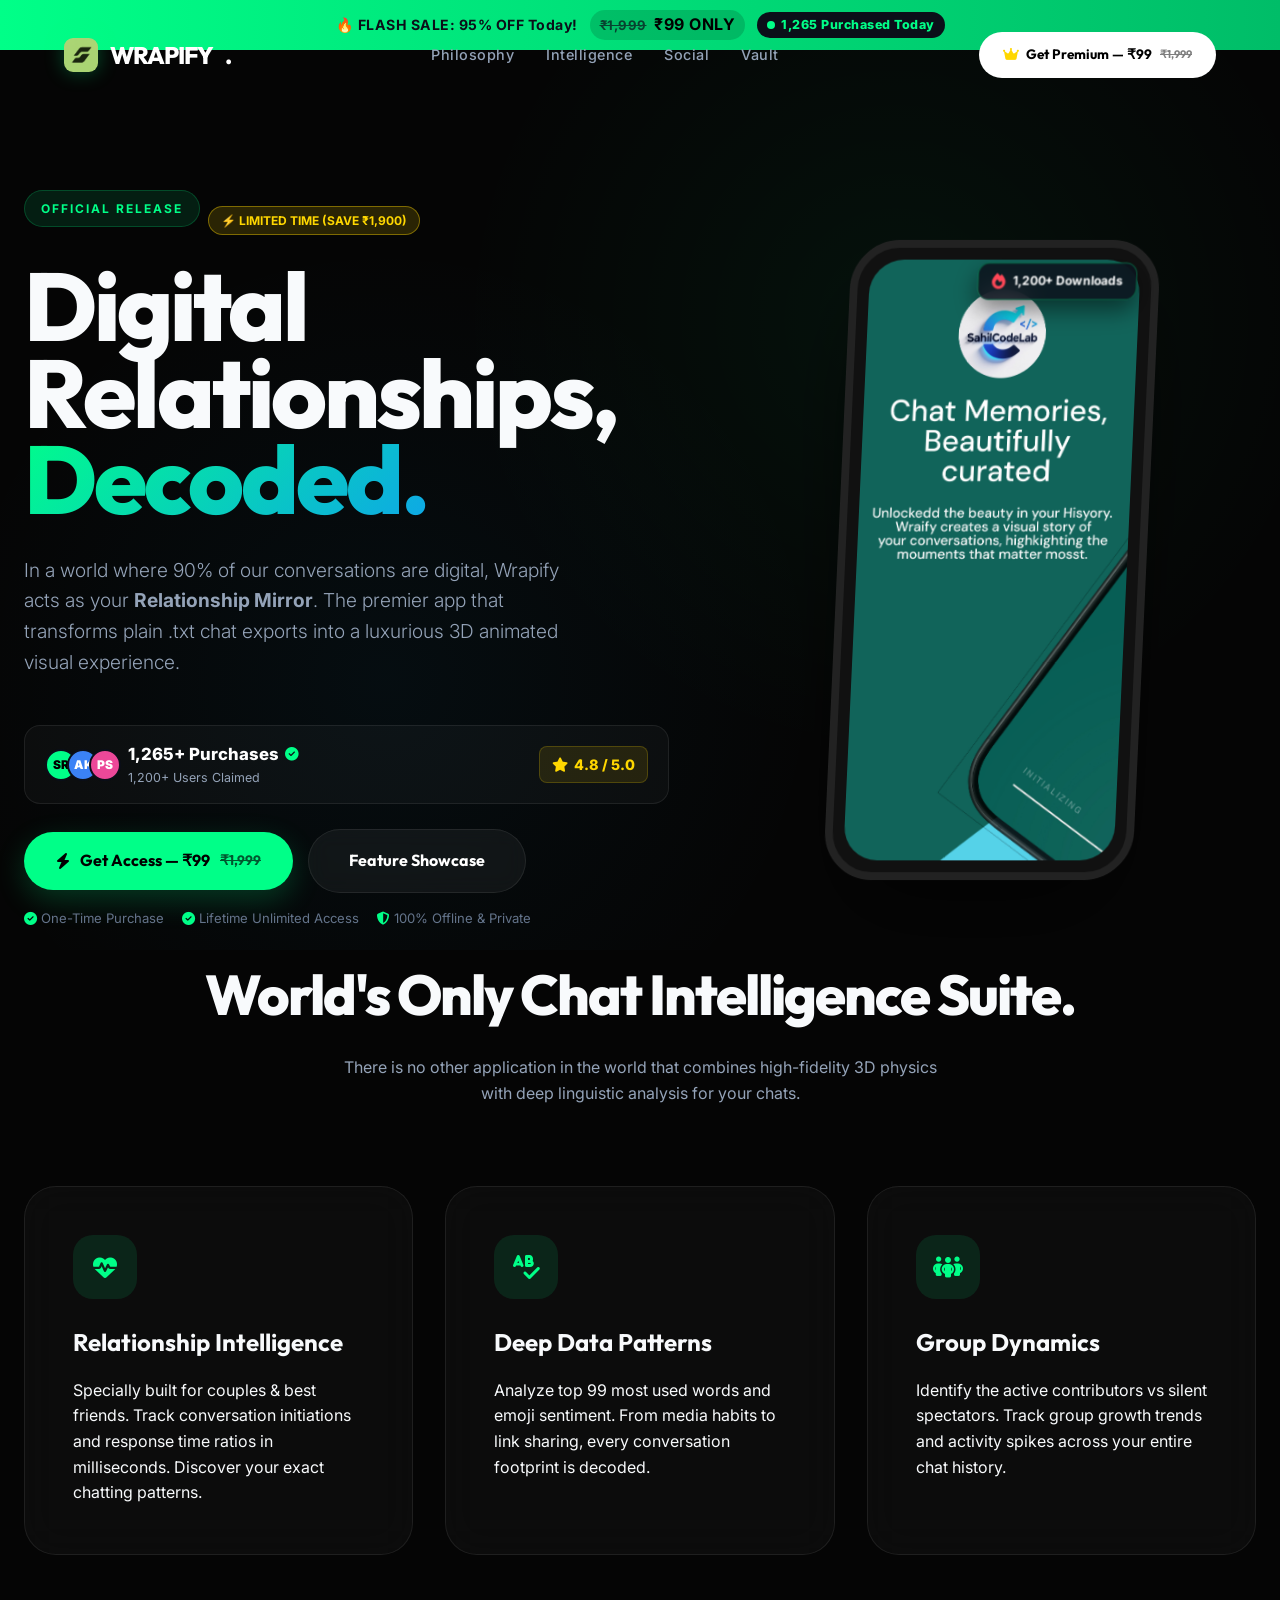
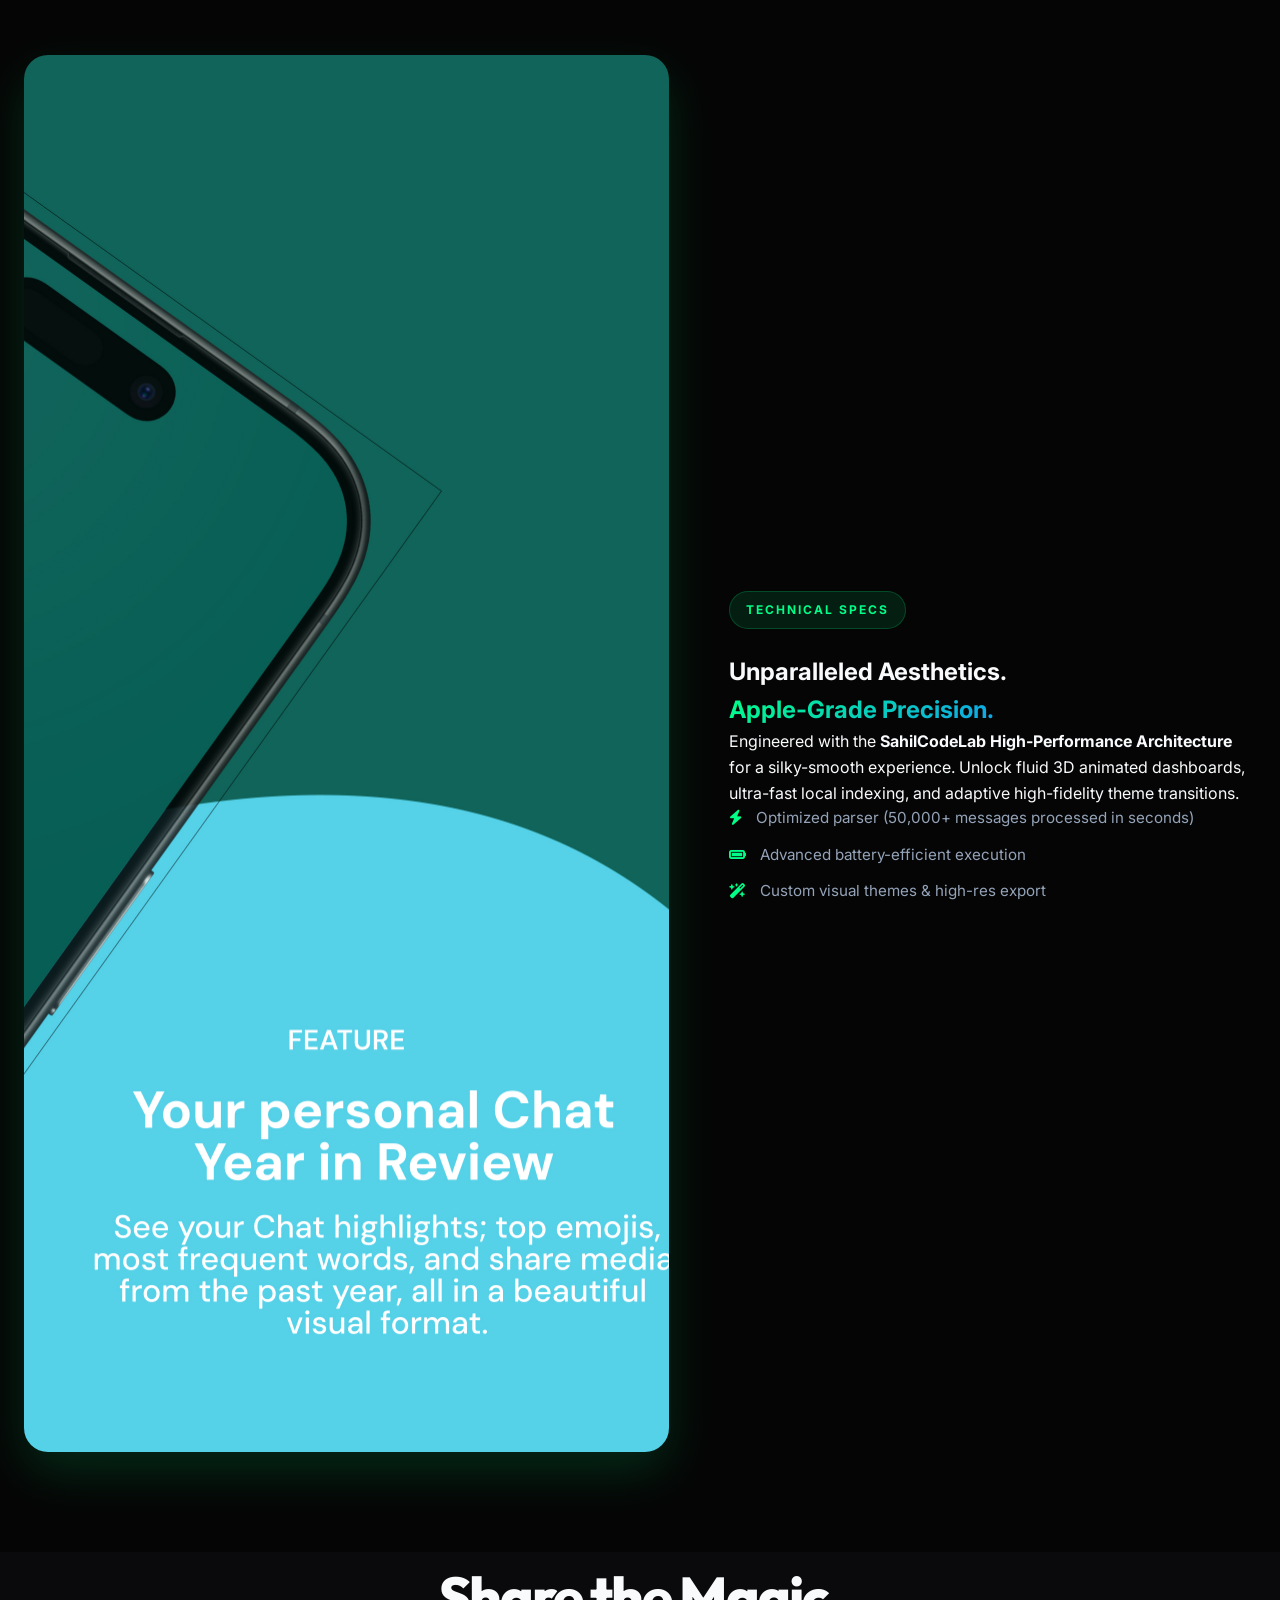
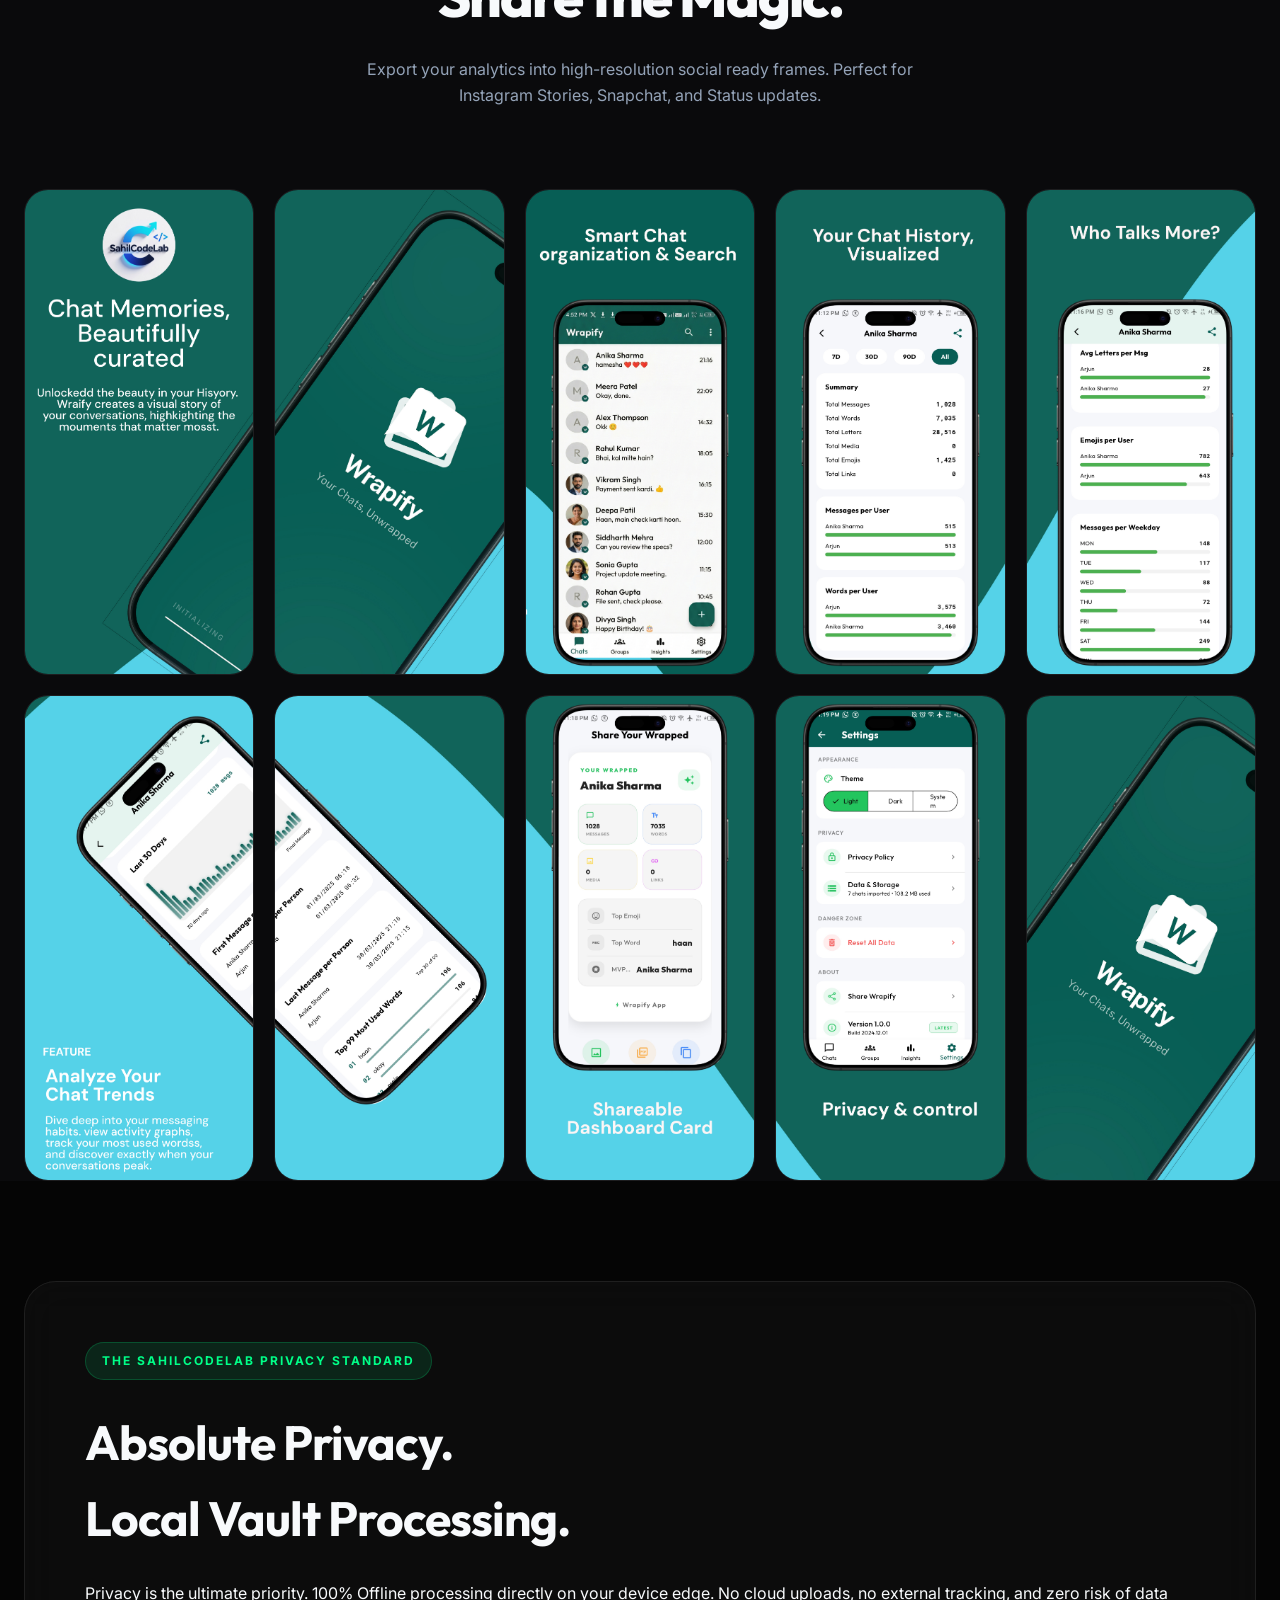
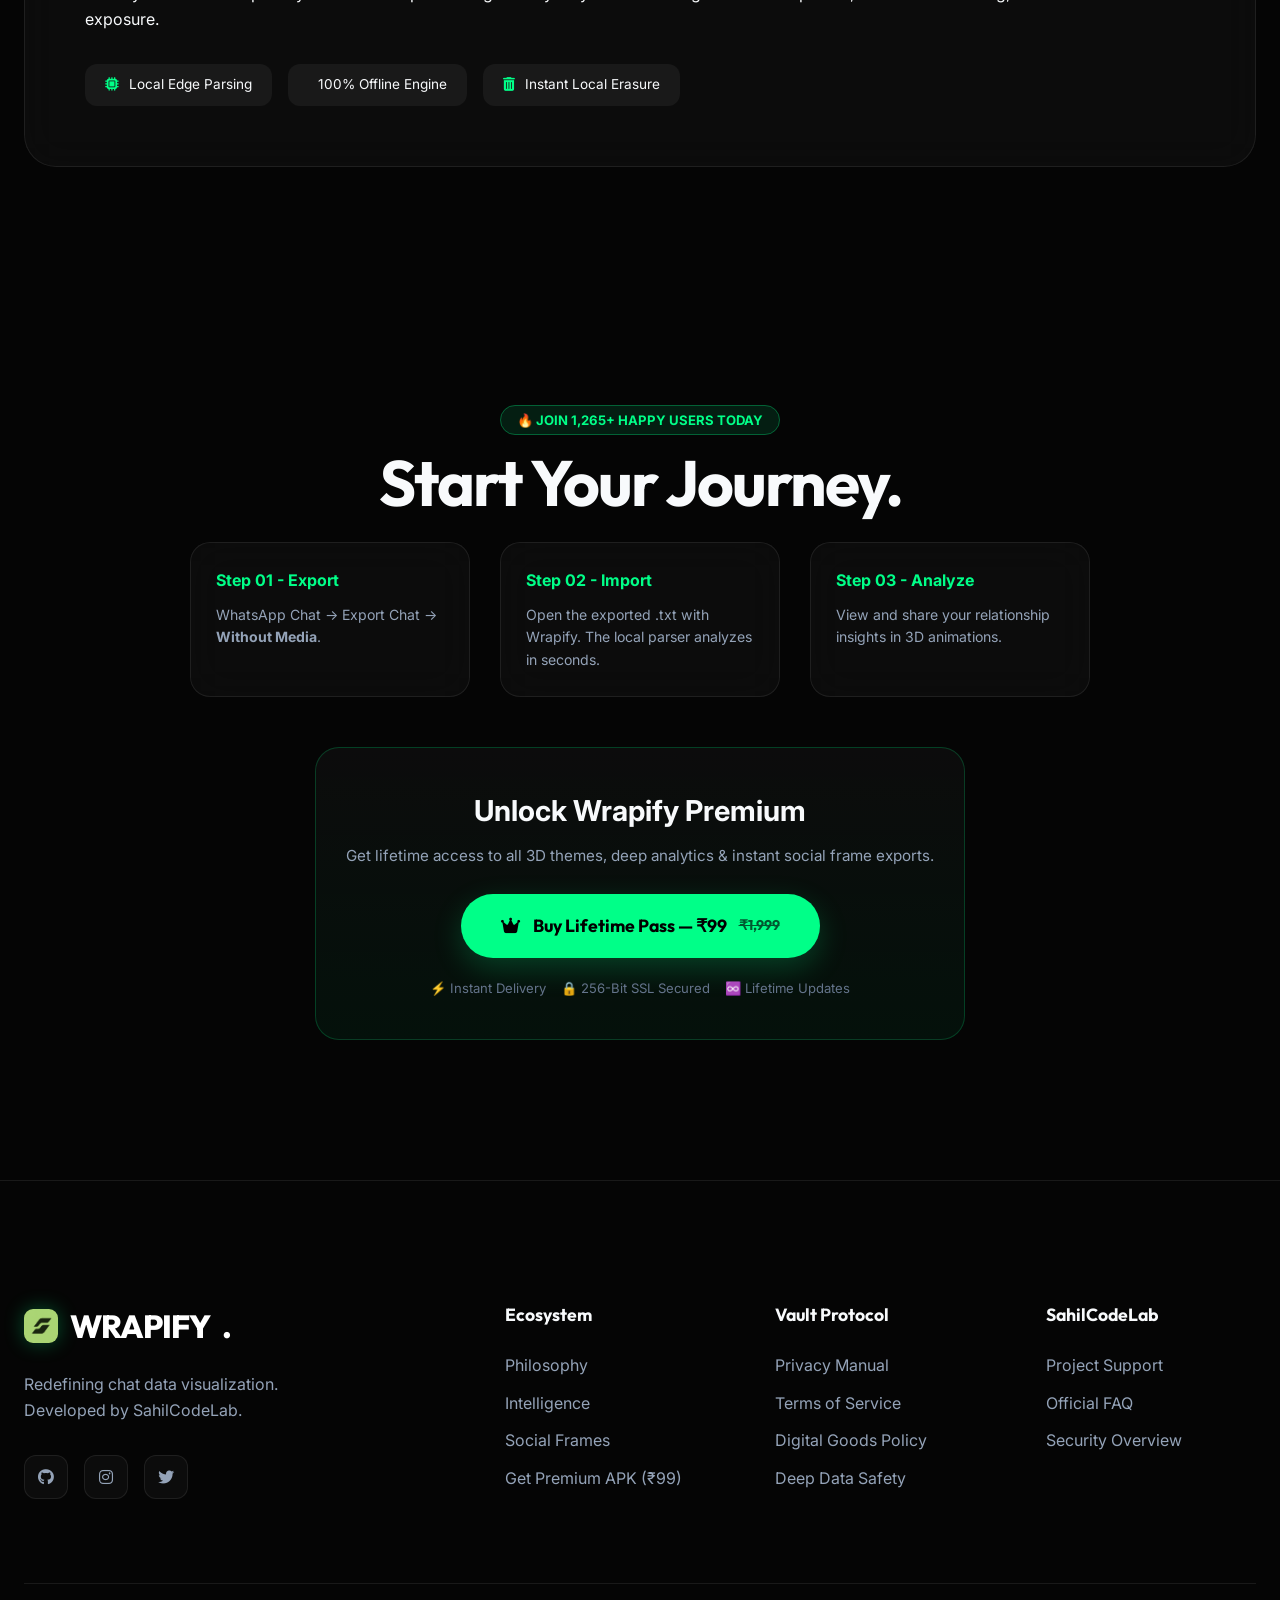
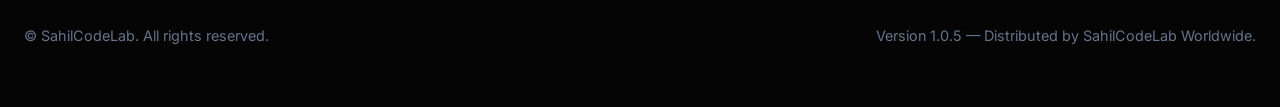
<file: index.html>
<!DOCTYPE html>
<html lang="en">
<head>
    <meta charset="UTF-8">
    <meta name="viewport" content="width=device-width, initial-scale=1.0, maximum-scale=5.0, shrink-to-fit=no">
    <title>Wrapify — The Ultimate WhatsApp Chat Intelligence & Visualization Suite</title>

    <!-- SEO Meta Tags -->
    <meta name="description"
        content="Wrapify: The #1 Secure WhatsApp Chat Analytics Suite. Turn your chat history into cinematic 3D visualizations. 100% Offline, Privacy-First by SahilCodeLab.">
    <meta name="keywords"
        content="WhatsApp Chat Analytics, Chat Wrapped, Secure Chat Visualization, SahilCodeLab, Relationship Insights, Data Privacy, WhatsApp Statistics, Chat History Analysis">
    <meta name="author" content="SahilCodeLab">
    <meta name="robots" content="index, follow">
    <link rel="canonical" href="https://wrapify.sahilcodelab.com/">

    <!-- Open Graph / Facebook (Social Sharing) -->
    <meta property="og:type" content="website">
    <meta property="og:url" content="https://wrapify.sahilcodelab.com/">
    <meta property="og:title" content="Wrapify — Cinematic WhatsApp Chat Analytics">
    <meta property="og:description"
        content="Unlock the hidden value in your chats. Experience relationship intelligence with 100% offline security.">
    <meta property="og:image" content="https://wrapify.sahilcodelab.com/icon.jpg">

    <!-- Twitter Card -->
    <meta property="twitter:card" content="summary_large_image">
    <meta property="twitter:url" content="https://wrapify.sahilcodelab.com/">
    <meta property="twitter:title" content="Wrapify — WhatsApp Chat Intelligence">
    <meta property="twitter:description"
        content="Cinematic visualizations for your digital footprints. Handcrafted by SahilCodeLab.">
    <meta property="twitter:image" content="https://wrapify.sahilcodelab.com/icon.jpg">

    <!-- Google tag (gtag.js) -->
    <script async src="https://www.googletagmanager.com/gtag/js?id=G-3PSDWC8KC2"></script>
    <script>
      window.dataLayer = window.dataLayer || [];
      function gtag(){dataLayer.push(arguments);}
      gtag('js', new Date());

      gtag('config', 'G-3PSDWC8KC2');
    </script>

    <!-- Favicon -->
    <link rel="icon" type="image/jpeg" href="icon.jpg">
    <link rel="apple-touch-icon" href="icon.jpg">

    <link rel="stylesheet" href="style.css">
    <link rel="stylesheet" href="https://cdnjs.cloudflare.com/ajax/libs/font-awesome/6.4.0/css/all.min.css">
    <link href="https://unpkg.com/aos@2.3.1/dist/aos.css" rel="stylesheet">

    <!-- Schema Markup: SoftwareApplication -->
    <script type="application/ld+json">
    {
      "@context": "https://schema.org",
      "@type": "SoftwareApplication",
      "name": "Wrapify",
      "operatingSystem": "Android",
      "applicationCategory": "MultimediaApplication",
      "description": "Wrapify: The #1 Secure WhatsApp Chat Analytics Suite. Turn your chat history into cinematic 3D visualizations. 100% Offline, Privacy-First by SahilCodeLab.",
      "downloadUrl": "https://wrapify.sahilcodelab.com/app-release.apk",
      "aggregateRating": {
        "@type": "AggregateRating",
        "ratingValue": "4.8",
        "ratingCount": "1265"
      },
      "offers": {
        "@type": "Offer",
        "price": "99.00",
        "priceCurrency": "INR"
      },
      "author": {
        "@type": "Organization",
        "name": "SahilCodeLab"
      }
    }
    </script>
</head>

<body>
    <div style="overflow-x: hidden; width: 100%; position: relative;">

        <!-- High-Converting Top Offer Banner -->
        <div style="background: linear-gradient(90deg, #00ff88, #00bd68); color: #0b0f19; text-align: center; padding: 10px 15px; font-weight: 700; font-size: 0.88rem; letter-spacing: 0.5px; position: relative; z-index: 1000; display: flex; align-items: center; justify-content: center; gap: 12px; flex-wrap: wrap;">
            <span>🔥 <strong>FLASH SALE:</strong> 95% OFF Today!</span>
            <span style="background: rgba(0,0,0,0.15); padding: 2px 10px; border-radius: 20px; font-size: 0.82rem;">
                <span style="text-decoration: line-through; opacity: 0.7;">₹1,999</span> 
                <strong style="color: #000; font-size: 1rem; margin-left: 4px;">₹99 ONLY</strong>
            </span>
            <span style="background: #0b0f19; color: #00ff88; padding: 3px 10px; border-radius: 20px; font-size: 0.78rem; font-weight: 800; display: inline-flex; align-items: center; gap: 6px;">
                <span style="height: 8px; width: 8px; background: #00ff88; border-radius: 50%; display: inline-block; animation: pulse 1.5s infinite;"></span>
                1,265 Purchased Today
            </span>
        </div>

        <header id="header">
            <div class="nav-container">
                <a href="#" class="logo">
                    <img src="icon.jpg" alt="Wrapify - Premium WhatsApp Chat Analyzer Logo by SahilCodeLab">
                    WRAPIFY<span>.</span>
                </a>
                <ul class="nav-links">
                    <li><a href="#philosophy">Philosophy</a></li>
                    <li><a href="#intelligence">Intelligence</a></li>
                    <li><a href="#sharing">Social</a></li>
                    <li><a href="#privacy">Vault</a></li>
                </ul>
                <a href="javascript:void(0)" class="btn-download buy-now" data-apk="app-release.apk">
                    <i class="fa-solid fa-crown" style="color: #ffd700;"></i>
                    <span>Get Premium — ₹99</span>
                    <span style="text-decoration: line-through; opacity: 0.5; font-size: 0.8em;">₹1,999</span>
                </a>
            </div>
        </header>

        <main>
            <!-- Hero Section: The Philosophy -->
            <section class="hero" id="philosophy">
                <div class="container hero-grid">
                    <div class="hero-content" data-aos="fade-right">
                        <div style="display: flex; gap: 8px; align-items: center; margin-bottom: 12px; flex-wrap: wrap;">
                            <span class="hero-tag">Official Release</span>
                            <span style="background: rgba(255, 215, 0, 0.15); color: #ffd700; border: 1px solid rgba(255, 215, 0, 0.4); padding: 4px 12px; border-radius: 50px; font-size: 0.75rem; font-weight: 700; text-transform: uppercase;">
                                ⚡ Limited Time (Save ₹1,900)
                            </span>
                        </div>

                        <h1>Digital Relationships, <br> <span class="text-gradient">Decoded.</span></h1>
                        <p>In a world where 90% of our conversations are digital, Wrapify acts as your
                            <strong>Relationship Mirror</strong>. The premier app that transforms plain .txt
                            chat exports into a luxurious 3D animated visual experience.
                        </p>

                        <!-- Live Social Proof & Purchase Stats Banner -->
                        <div style="background: rgba(255, 255, 255, 0.03); border: 1px solid rgba(255, 255, 255, 0.08); border-radius: 16px; padding: 15px 20px; margin: 25px 0; display: flex; align-items: center; justify-content: space-between; gap: 15px; flex-wrap: wrap;">
                            <div style="display: flex; align-items: center; gap: 12px;">
                                <div style="display: flex; margin-right: -5px;">
                                    <div style="width: 32px; height: 32px; border-radius: 50%; background: #00ff88; display: flex; align-items: center; justify-content: center; color: #000; font-weight: 900; font-size: 0.75rem; border: 2px solid #0b0f19;">SR</div>
                                    <div style="width: 32px; height: 32px; border-radius: 50%; background: #3b82f6; display: flex; align-items: center; justify-content: center; color: #fff; font-weight: 900; font-size: 0.75rem; border: 2px solid #0b0f19; margin-left: -10px;">AK</div>
                                    <div style="width: 32px; height: 32px; border-radius: 50%; background: #ec4899; display: flex; align-items: center; justify-content: center; color: #fff; font-weight: 900; font-size: 0.75rem; border: 2px solid #0b0f19; margin-left: -10px;">PS</div>
                                </div>
                                <div>
                                    <div style="font-weight: 800; font-size: 1.05rem; color: #fff; display: flex; align-items: center; gap: 6px;">
                                        <span>1,265+ Purchases</span>
                                        <i class="fa-solid fa-circle-check" style="color: #00ff88; font-size: 0.85rem;"></i>
                                    </div>
                                    <div style="font-size: 0.78rem; color: #94a3b8;">1,200+ Users Claimed</div>
                                </div>
                            </div>
                            <div style="display: flex; align-items: center; gap: 6px; background: rgba(255, 215, 0, 0.1); padding: 6px 12px; border-radius: 8px; border: 1px solid rgba(255, 215, 0, 0.2);">
                                <i class="fa-solid fa-star" style="color: #ffd700; font-size: 0.9rem;"></i>
                                <span style="font-weight: 800; color: #ffd700; font-size: 0.9rem;">4.8 / 5.0</span>
                            </div>
                        </div>

                        <!-- CTA Section -->
                        <div class="hero-btns" style="align-items: center; gap: 15px;">
                            <a href="javascript:void(0)" class="btn-premium btn-primary buy-now" data-apk="app-release.apk" style="display: inline-flex; align-items: center; gap: 10px; padding: 16px 32px;">
                                <i class="fa-solid fa-bolt" style="color: #000;"></i>
                                <span>Get Access — ₹99</span>
                                <span style="text-decoration: line-through; font-size: 0.85em; opacity: 0.65;">₹1,999</span>
                            </a>
                            <a href="#intelligence" class="btn-premium btn-secondary">Feature Showcase</a>
                        </div>
                        
                        <div style="margin-top: 15px; display: flex; gap: 18px; flex-wrap: wrap; font-size: 0.82rem; color: #64748b;">
                            <span><i class="fa-solid fa-circle-check" style="color: var(--primary);"></i> One-Time Purchase</span>
                            <span><i class="fa-solid fa-circle-check" style="color: var(--primary);"></i> Lifetime Unlimited Access</span>
                            <span><i class="fa-solid fa-shield-halved" style="color: var(--primary);"></i> 100% Offline & Private</span>
                        </div>
                    </div>

                    <div class="hero-image" data-aos="zoom-in" data-aos-delay="200">
                        <div class="mockup-container" style="position: relative;">
                            <!-- Floating Badge over image -->
                            <div style="position: absolute; top: 15px; right: 15px; background: rgba(11, 15, 25, 0.85); backdrop-filter: blur(10px); border: 1px solid rgba(0, 255, 136, 0.3); padding: 8px 14px; border-radius: 12px; z-index: 10; display: flex; align-items: center; gap: 8px; box-shadow: 0 10px 25px rgba(0,0,0,0.5);">
                                <i class="fa-solid fa-fire" style="color: #ff4757;"></i>
                                <span style="font-size: 0.78rem; font-weight: 700; color: #fff;">1,200+ Downloads</span>
                            </div>
                            <img src="Slice 1.jpg"
                                alt="Wrapify Hero Dashboard - Secure WhatsApp Chat Analytics Visualization">
                        </div>
                    </div>
                </div>
            </section>

            <!-- Advanced Intelligence Grid -->
            <section class="features" id="intelligence">
                <div class="container">
                    <div class="section-header" data-aos="fade-up">
                        <h2>World's Only Chat Intelligence Suite.</h2>
                        <p>There is no other application in the world that combines high-fidelity 3D physics with deep
                            linguistic analysis for your chats.</p>
                    </div>
                    <div class="features-grid">
                        <!-- Column 1: Relationship Science -->
                        <div class="feature-card glass-card" data-aos="fade-up">
                            <div class="feature-icon"><i class="fa-solid fa-heart-pulse"></i></div>
                            <h3>Relationship Intelligence</h3>
                            <p>Specially built for couples & best friends. Track conversation initiations and response time
                                ratios in milliseconds. Discover your exact chatting patterns.</p>
                        </div>
                        <!-- Column 2: Data Mastery -->
                        <div class="feature-card glass-card" data-aos="fade-up" data-aos-delay="100">
                            <div class="feature-icon"><i class="fa-solid fa-spell-check"></i></div>
                            <h3>Deep Data Patterns</h3>
                            <p>Analyze top 99 most used words and emoji sentiment. From media habits to link sharing,
                                every conversation footprint is decoded.</p>
                        </div>
                        <!-- Column 3: Group Dynamics -->
                        <div class="feature-card glass-card" data-aos="fade-up" data-aos-delay="200">
                            <div class="feature-icon"><i class="fa-solid fa-people-group"></i></div>
                            <h3>Group Dynamics</h3>
                            <p>Identify the active contributors vs silent spectators. Track group growth trends and activity
                                spikes across your entire chat history.</p>
                        </div>
                    </div>
                </div>
            </section>

            <!-- Technical Excellence & UX -->
            <section style="padding: 100px 0;">
                <div class="container">
                    <div class="hero-grid" style="align-items: center;">
                        <div class="hero-image" data-aos="fade-right">
                            <img src="Slice 3.jpg"
                                alt="Cinematic WhatsApp Wrapped Dashboards and Detailed Chat Statistics"
                                style="border-radius: 24px; box-shadow: 0 20px 50px rgba(0,255,136,0.15); width: 100%;">
                        </div>
                        <div class="hero-content" data-aos="fade-left">
                            <span class="hero-tag">Technical Specs</span>
                            <h2>Unparalleled Aesthetics. <br> <span class="text-gradient">Apple-Grade Precision.</span>
                            </h2>
                            <p>Engineered with the <strong>SahilCodeLab High-Performance Architecture</strong> for a
                                silky-smooth experience. Unlock fluid 3D animated dashboards, ultra-fast local indexing,
                                and adaptive high-fidelity theme transitions.</p>
                            <ul style="list-style: none; color: #94a3b8; font-size: 0.95rem; padding: 0;">
                                <li style="margin-bottom: 12px;"><i class="fa-solid fa-bolt"
                                        style="color: var(--primary); margin-right: 10px;"></i> Optimized parser
                                    (50,000+ messages processed in seconds)</li>
                                <li style="margin-bottom: 12px;"><i class="fa-solid fa-battery-full"
                                        style="color: var(--primary); margin-right: 10px;"></i> Advanced battery-efficient execution</li>
                                <li style="margin-bottom: 12px;"><i class="fa-solid fa-wand-magic-sparkles"
                                        style="color: var(--primary); margin-right: 10px;"></i> Custom visual themes & high-res export</li>
                            </ul>
                        </div>
                    </div>
                </div>
            </section>

            <!-- Social Showcase Gallery -->
            <section class="showcase" id="sharing">
                <div class="container">
                    <div class="section-header" data-aos="fade-up">
                        <h2>Share the Magic.</h2>
                        <p>Export your analytics into high-resolution social ready frames. Perfect for Instagram
                            Stories, Snapchat, and Status updates.</p>
                    </div>
                    <div class="gallery-grid">
                        <div class="gallery-item" data-aos="fade-up"><img src="Slice 1.jpg"
                                alt="WhatsApp Chat Analyzer - Relationship Intelligence Dashboard"></div>
                        <div class="gallery-item" data-aos="fade-up" data-aos-delay="50"><img src="Slice 2.jpg"
                                alt="WhatsApp Chat Statistics - Top Word Clouds and Emoji Frequency"></div>
                        <div class="gallery-item" data-aos="fade-up" data-aos-delay="100"><img src="Slice 4.jpg"
                                alt="WhatsApp Chat Visualizer - Cinematic Relationship History Mirror"></div>
                        <div class="gallery-item" data-aos="fade-up" data-aos-delay="150"><img src="Slice 5.jpg"
                                alt="WhatsApp Chat Analytics App - Secure Offline Processing Dashboard"></div>
                        <div class="gallery-item" data-aos="fade-up" data-aos-delay="200"><img src="Slice 6.jpg"
                                alt="WhatsApp Wrapped - Premium Year-in-Review Story Frames"></div>
                        <div class="gallery-item" data-aos="fade-up"><img src="Slice 7.jpg"
                                alt="WhatsApp Chat Statistical Analyzer - Group Dynamic Insights"></div>
                        <div class="gallery-item" data-aos="fade-up" data-aos-delay="50"><img src="Slice 8.jpg"
                                alt="WhatsApp Visualizer Dashboard - Emotional Sentiment Analytics"></div>
                        <div class="gallery-item" data-aos="fade-up" data-aos-delay="100"><img src="Slice 9.jpg"
                                alt="WhatsApp Analytics Export - High Resolution Social Sharing Frames"></div>
                        <div class="gallery-item" data-aos="fade-up" data-aos-delay="150"><img src="Slice 10.jpg"
                                alt="WhatsApp Wrapped for Android - Premium UX by SahilCodeLab"></div>
                        <div class="gallery-item" data-aos="fade-up" data-aos-delay="200"><img src="Slice 2.jpg"
                                alt="WhatsApp Chat Wrapped - Detailed Statistics Summary"></div>
                    </div>
                </div>
            </section>

            <!-- Privacy Standard: The Vault -->
            <section class="privacy-strip" id="privacy">
                <div class="container">
                    <div class="privacy-content glass-card" data-aos="zoom-in">
                        <div class="privacy-text">
                            <span class="hero-tag">The SahilCodeLab Privacy Standard</span>
                            <h2>Absolute Privacy. <br> Local Vault Processing.</h2>
                            <p>Privacy is the ultimate priority. 100% Offline processing directly on your device edge. No cloud uploads, no external tracking, and zero risk of data exposure.</p>
                            <div class="privacy-badges">
                                <span class="badge"><i class="fa-solid fa-microchip"></i> Local Edge Parsing</span>
                                <span class="badge"><i class="fa-solid fa-wifi-slash"></i> 100% Offline Engine</span>
                                <span class="badge"><i class="fa-solid fa-trash-can"></i> Instant Local Erasure</span>
                            </div>
                        </div>
                    </div>
                </div>
            </section>

            <!-- Final Onboarding CTA Section -->
            <section style="padding: 140px 0; text-align: center;">
                <div class="container" data-aos="fade-up">
                    <span style="background: rgba(0, 255, 136, 0.1); color: #00ff88; border: 1px solid rgba(0, 255, 136, 0.3); padding: 6px 16px; border-radius: 50px; font-size: 0.82rem; font-weight: 700; text-transform: uppercase;">
                        🔥 Join 1,265+ Happy Users Today
                    </span>
                    <h2 class="massive-heading" style="margin-top: 15px;">Start Your Journey.</h2>
                    
                    <div style="display: flex; gap: 30px; justify-content: center; flex-wrap: wrap; margin-bottom: 50px; text-align: left;">
                        <div class="glass-card" style="padding: 25px; max-width: 280px; border-radius: 20px;">
                            <h4 style="color: var(--primary); margin-bottom: 10px;">Step 01 - Export</h4>
                            <p style="color: #94a3b8; font-size: 0.88rem;">WhatsApp Chat -> Export Chat -> <strong>Without Media</strong>.</p>
                        </div>
                        <div class="glass-card" style="padding: 25px; max-width: 280px; border-radius: 20px;">
                            <h4 style="color: var(--primary); margin-bottom: 10px;">Step 02 - Import</h4>
                            <p style="color: #94a3b8; font-size: 0.88rem;">Open the exported .txt with Wrapify. The local parser analyzes in seconds.</p>
                        </div>
                        <div class="glass-card" style="padding: 25px; max-width: 280px; border-radius: 20px;">
                            <h4 style="color: var(--primary); margin-bottom: 10px;">Step 03 - Analyze</h4>
                            <p style="color: #94a3b8; font-size: 0.88rem;">View and share your relationship insights in 3D animations.</p>
                        </div>
                    </div>

                    <!-- Bottom Conversion Box -->
                    <div style="background: linear-gradient(180deg, rgba(255,255,255,0.03) 0%, rgba(0,255,136,0.05) 100%); border: 1px solid rgba(0,255,136,0.2); border-radius: 24px; padding: 40px 20px; max-width: 650px; margin: 0 auto;">
                        <h3 style="font-size: 1.8rem; margin-bottom: 10px;">Unlock Wrapify Premium</h3>
                        <p style="color: #94a3b8; margin-bottom: 25px; font-size: 0.95rem;">Get lifetime access to all 3D themes, deep analytics & instant social frame exports.</p>
                        
                        <a href="javascript:void(0)" class="btn-premium btn-primary buy-now" data-apk="app-release.apk" style="display: inline-flex; align-items: center; gap: 12px; padding: 18px 40px; font-size: 1.1rem;">
                            <i class="fa-solid fa-crown" style="color: #000;"></i>
                            <span>Buy Lifetime Pass — ₹99</span>
                            <span style="text-decoration: line-through; font-size: 0.8em; opacity: 0.65;">₹1,999</span>
                        </a>

                        <div style="margin-top: 20px; font-size: 0.82rem; color: #64748b; display: flex; justify-content: center; gap: 15px; flex-wrap: wrap;">
                            <span>⚡ Instant Delivery</span>
                            <span>🔒 256-Bit SSL Secured</span>
                            <span>♾️ Lifetime Updates</span>
                        </div>
                    </div>
                </div>
            </section>
        </main>

        <footer>
            <div class="container">
                <div class="footer-grid">
                    <div class="footer-brand">
                        <a href="#" class="logo" style="font-size: 2rem;">
                            <img src="icon.jpg" alt="Wrapify - Professional WhatsApp Chat Analyzer by SahilCodeLab">
                            WRAPIFY<span>.</span>
                        </a>
                        <p>Redefining chat data visualization. Developed by SahilCodeLab.</p>
                        <div class="social-links">
                            <a href="https://github.com/sahilcodelab" class="social-btn" aria-label="GitHub"><i class="fa-brands fa-github"></i></a>
                            <a href="#" class="social-btn" aria-label="Instagram"><i class="fa-brands fa-instagram"></i></a>
                            <a href="#" class="social-btn" aria-label="Twitter"><i class="fa-brands fa-twitter"></i></a>
                        </div>
                    </div>
                    <div class="footer-column">
                        <h4>Ecosystem</h4>
                        <ul>
                            <li><a href="#philosophy">Philosophy</a></li>
                            <li><a href="#intelligence">Intelligence</a></li>
                            <li><a href="#sharing">Social Frames</a></li>
                            <li><a href="javascript:void(0)" class="buy-now" data-apk="app-release.apk">Get Premium APK (₹99)</a></li>
                        </ul>
                    </div>
                    <div class="footer-column">
                        <h4>Vault Protocol</h4>
                        <ul>
                            <li><a href="privacy.html">Privacy Manual</a></li>
                            <li><a href="terms.html">Terms of Service</a></li>
                            <li><a href="terms.html#no-refund">Digital Goods Policy</a></li>
                            <li><a href="privacy.html">Deep Data Safety</a></li>
                        </ul>
                    </div>
                    <div class="footer-column">
                        <h4>SahilCodeLab</h4>
                        <ul>
                            <li><a href="mailto:contact@sahilcodelab.com">Project Support</a></li>
                            <li><a href="#">Official FAQ</a></li>
                            <li><a href="#">Security Overview</a></li>
                        </ul>
                    </div>
                </div>
                <div class="footer-bottom">
                    <p>&copy; SahilCodeLab. All rights reserved.</p>
                    <p>Version 1.0.5 — Distributed by SahilCodeLab Worldwide.</p>
                </div>
            </div>
        </footer>

    </div>
    <script src="https://checkout.razorpay.com/v1/checkout.js"></script>
    <script src="https://unpkg.com/aos@2.3.1/dist/aos.js"></script>
    <script src="script.js?v=1.0.3"></script>
</body>
</html>
</file>
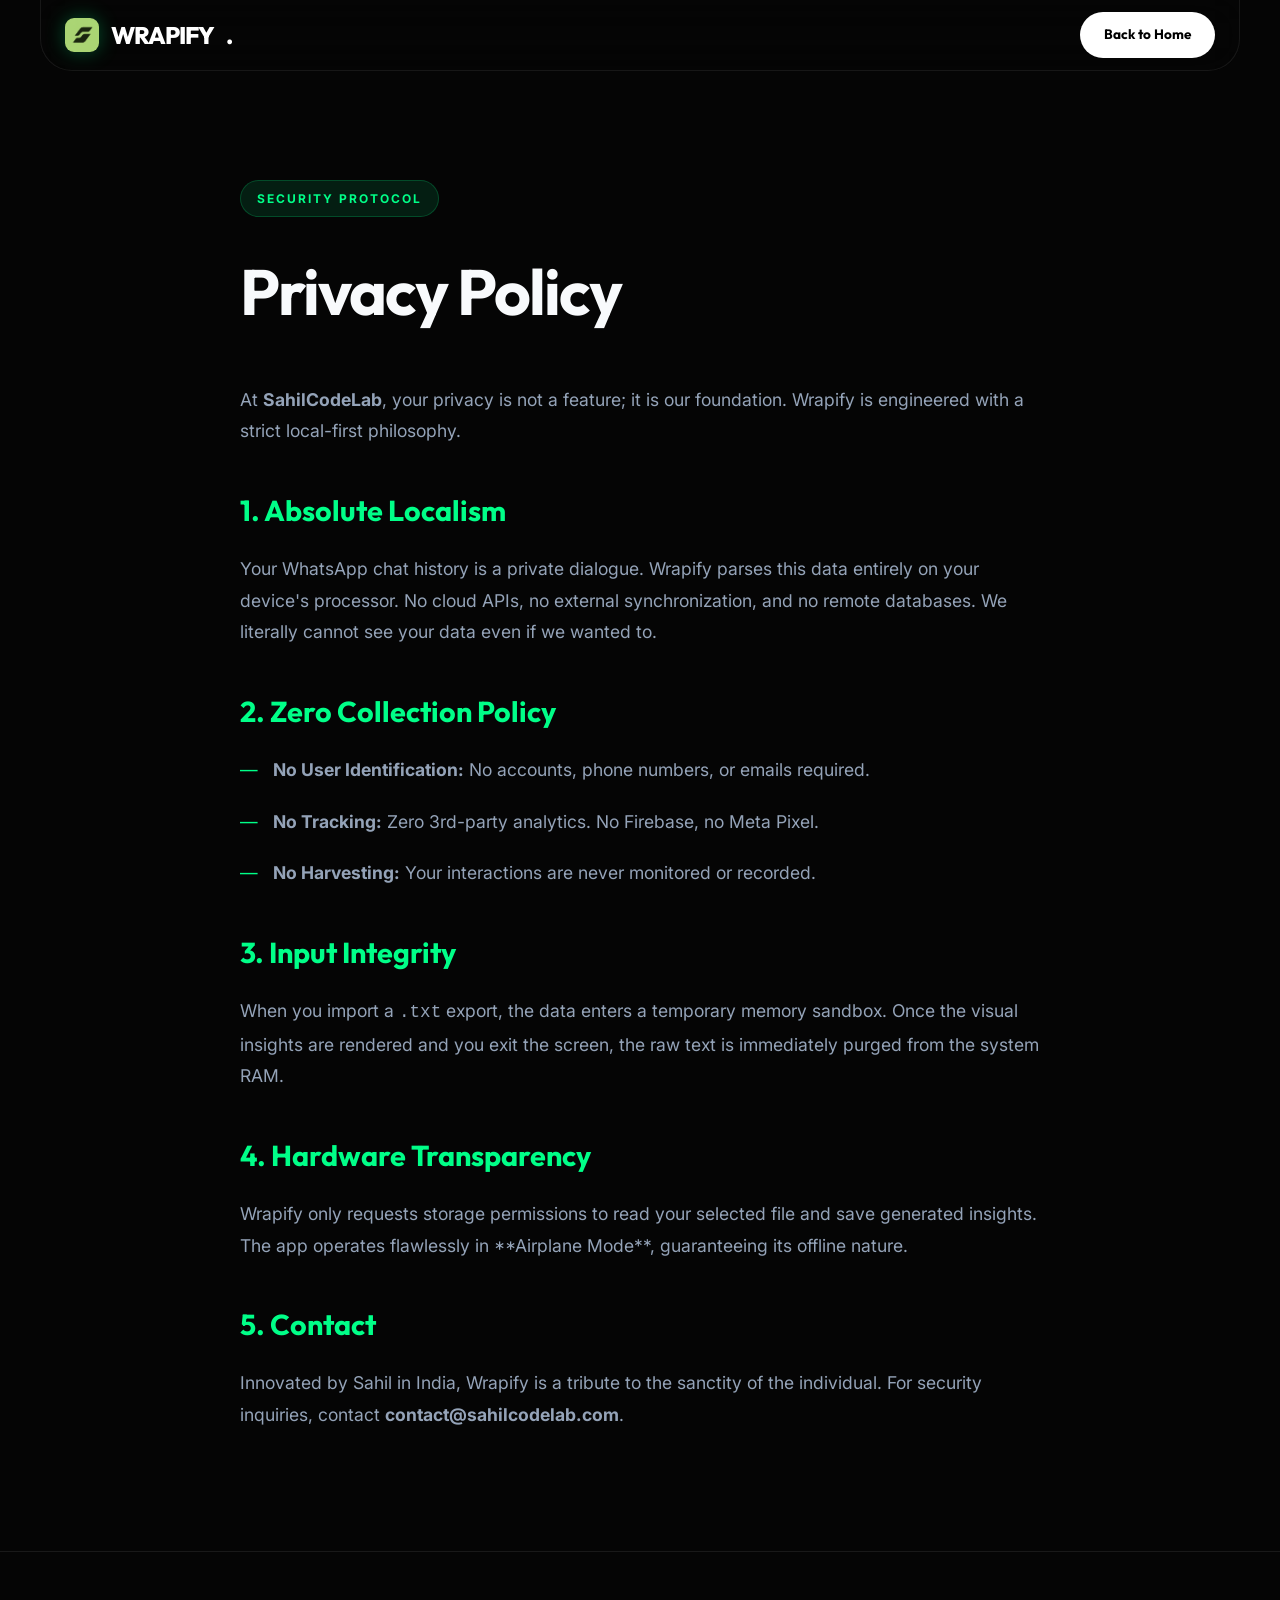
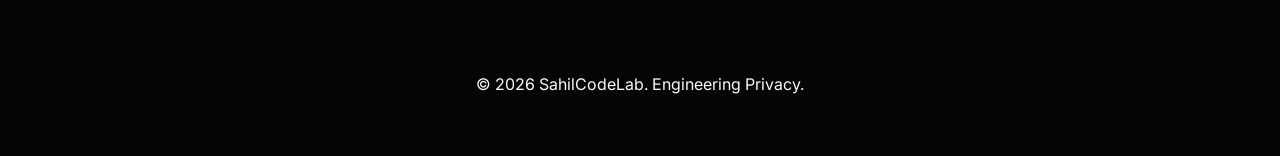
<file: privacy.html>
<!DOCTYPE html>
<html lang="en">

<head>
    <meta charset="UTF-8">
    <meta name="viewport" content="width=device-width, initial-scale=1.0, shrink-to-fit=no">
    <title>Privacy Protocol — Wrapify</title>
    <meta name="author" content="SahilCodeLab">
    <link rel="icon" type="image/jpeg" href="icon.jpg">
    <link rel="stylesheet" href="style.css">
    <link rel="stylesheet" href="https://cdnjs.cloudflare.com/ajax/libs/font-awesome/6.4.0/css/all.min.css">
    <style>
        .legal-content {
            padding: 180px 0 100px;
            max-width: 800px;
            margin: 0 auto;
        }

        .legal-content h1 {
            font-family: var(--font-heading);
            font-size: 4rem;
            margin-bottom: 40px;
            letter-spacing: -2px;
        }

        .legal-content h2 {
            font-family: var(--font-heading);
            font-size: 1.8rem;
            margin: 40px 0 20px;
            color: var(--primary);
        }

        .legal-content p,
        .legal-content li {
            color: #94a3b8;
            font-size: 1.1rem;
            margin-bottom: 20px;
            line-height: 1.8;
        }

        .legal-content ul {
            list-style: none;
            margin-bottom: 30px;
        }

        .legal-content li::before {
            content: "—";
            color: var(--primary);
            margin-right: 15px;
        }
    </style>
</head>

<body>
    <header id="header" class="scrolled">
        <div class="nav-container">
            <a href="index.html" class="logo">
                <img src="icon.jpg" alt="Wrapify Icon">
                WRAPIFY<span>.</span>
            </a>
            <a href="index.html" class="btn-download">Back to Home</a>
        </div>
    </header>

    <main class="container">
        <div class="legal-content">
            <span class="hero-tag">Security Protocol</span>
            <h1>Privacy Policy</h1>
            <p>At <strong>SahilCodeLab</strong>, your privacy is not a feature; it is our foundation. Wrapify is
                engineered with a strict local-first philosophy.</p>

            <h2>1. Absolute Localism</h2>
            <p>Your WhatsApp chat history is a private dialogue. Wrapify parses this data entirely on your device's
                processor. No cloud APIs, no external synchronization, and no remote databases. We literally cannot see
                your data even if we wanted to.</p>

            <h2>2. Zero Collection Policy</h2>
            <ul>
                <li><strong>No User Identification:</strong> No accounts, phone numbers, or emails required.</li>
                <li><strong>No Tracking:</strong> Zero 3rd-party analytics. No Firebase, no Meta Pixel.</li>
                <li><strong>No Harvesting:</strong> Your interactions are never monitored or recorded.</li>
            </ul>

            <h2>3. Input Integrity</h2>
            <p>When you import a <code>.txt</code> export, the data enters a temporary memory sandbox. Once the visual
                insights are rendered and you exit the screen, the raw text is immediately purged from the system RAM.
            </p>

            <h2>4. Hardware Transparency</h2>
            <p>Wrapify only requests storage permissions to read your selected file and save generated insights. The app
                operates flawlessly in **Airplane Mode**, guaranteeing its offline nature.</p>

            <h2>5. Contact</h2>
            <p>Innovated by Sahil in India, Wrapify is a tribute to the sanctity of the individual. For security
                inquiries, contact <strong>contact@sahilcodelab.com</strong>.</p>
        </div>
    </main>

    <footer>
        <div class="container" style="text-align: center;">
            <p>&copy; 2026 SahilCodeLab. Engineering Privacy.</p>
        </div>
    </footer>
</body>

</html>
</file>
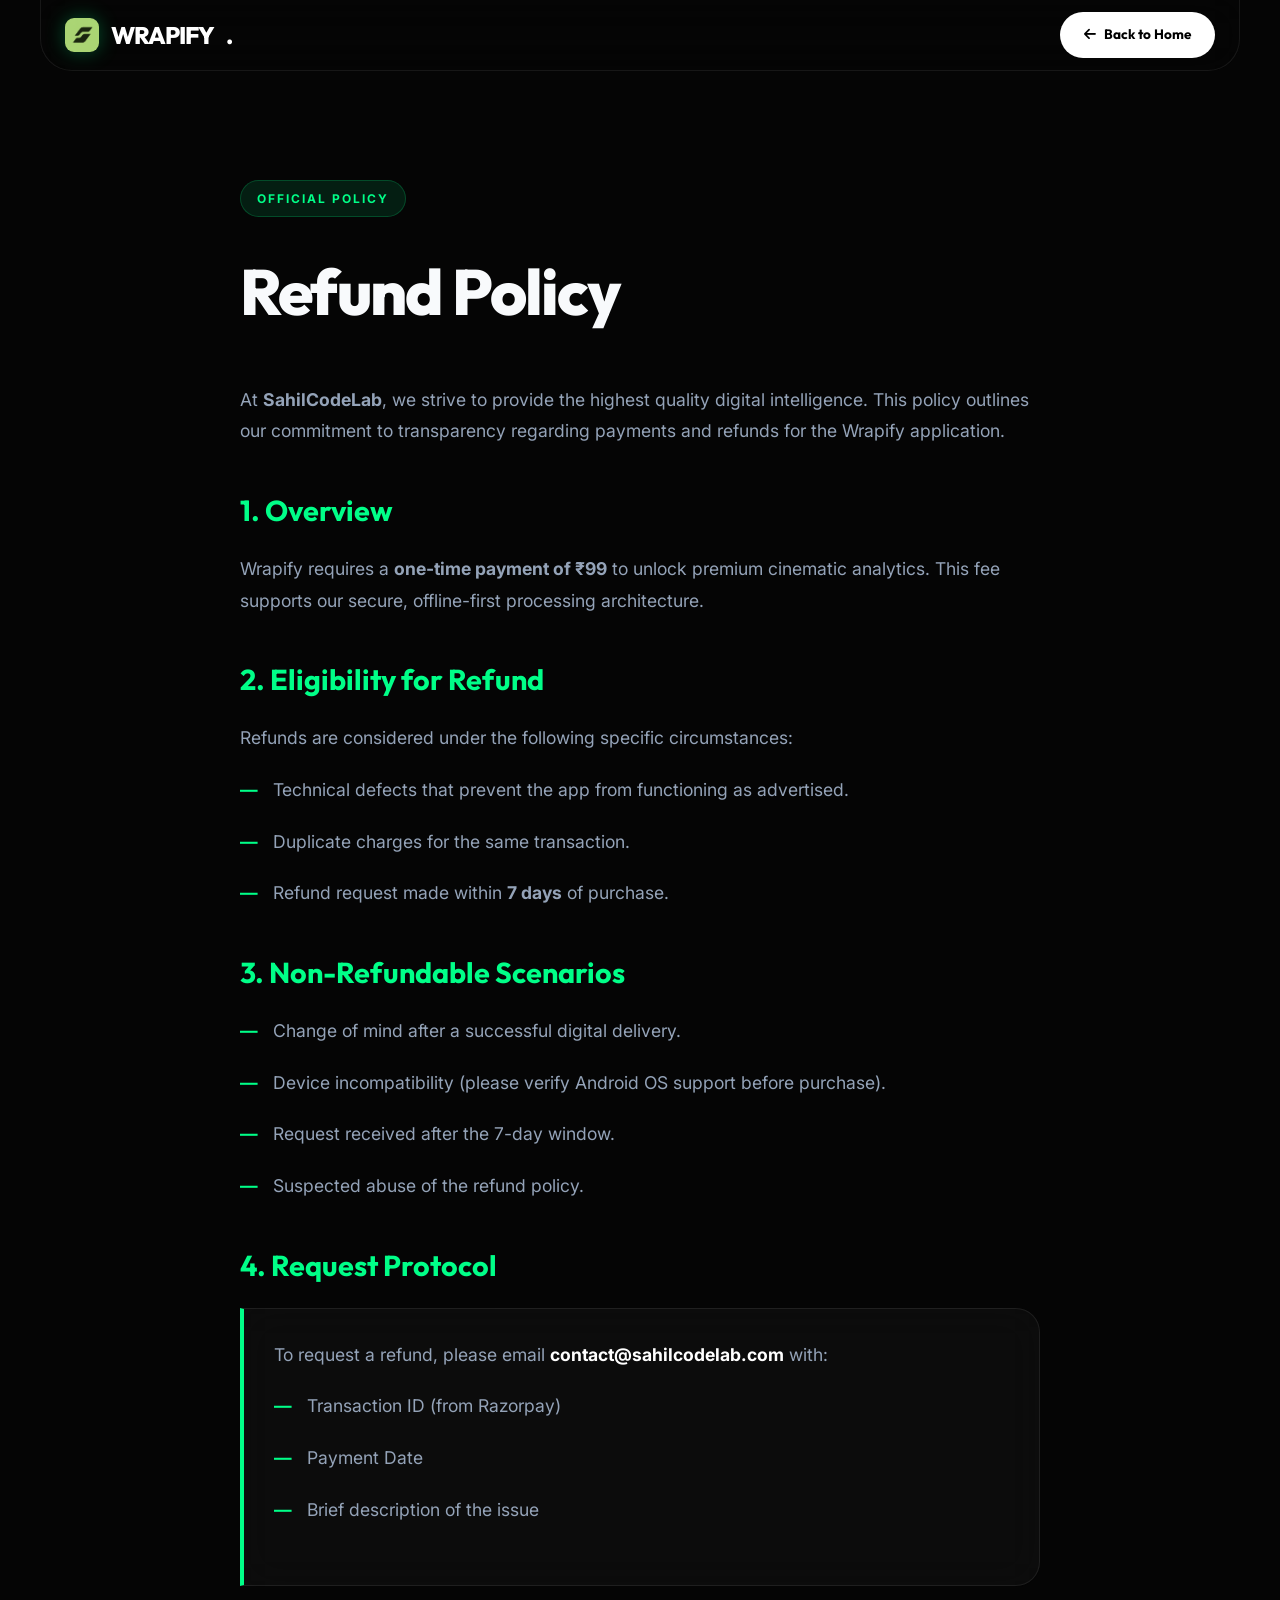
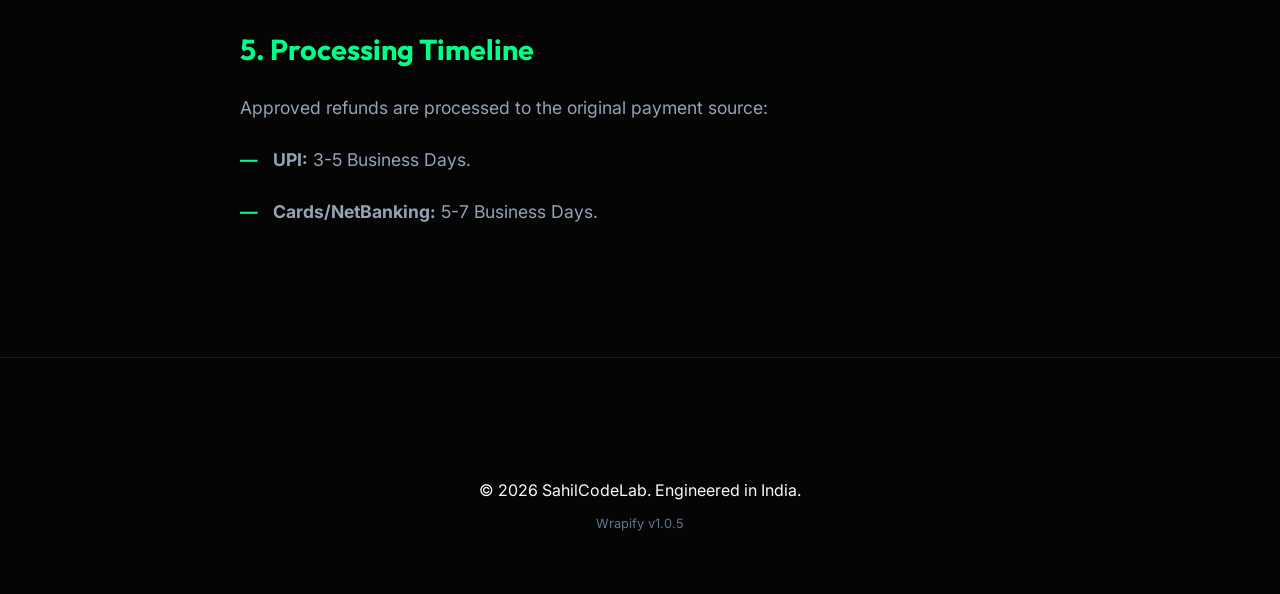
<file: refund.html>
<!DOCTYPE html>
<html lang="en">

<head>
    <meta charset="UTF-8">
    <meta name="viewport" content="width=device-width, initial-scale=1.0, shrink-to-fit=no">
    <title>Refund Policy — Wrapify</title>
    <meta name="author" content="SahilCodeLab">
    <link rel="icon" type="image/jpeg" href="icon.jpg">

    <link rel="stylesheet" href="style.css">
    <link rel="stylesheet" href="https://cdnjs.cloudflare.com/ajax/libs/font-awesome/6.4.0/css/all.min.css">
    <link href="https://unpkg.com/aos@2.3.1/dist/aos.css" rel="stylesheet">

    <style>
        .legal-content {
            padding: 180px 0 100px;
            max-width: 800px;
            margin: 0 auto;
        }

        .legal-content h1 {
            font-family: var(--font-heading);
            font-size: clamp(3rem, 8vw, 4rem);
            margin-bottom: 40px;
            letter-spacing: -2px;
            font-weight: 800;
        }

        .legal-content h2 {
            font-family: var(--font-heading);
            font-size: 1.8rem;
            margin: 40px 0 20px;
            color: var(--primary);
            font-weight: 700;
        }

        .legal-content p,
        .legal-content li {
            color: #94a3b8;
            font-size: 1.1rem;
            margin-bottom: 20px;
            line-height: 1.8;
        }

        .legal-content ul {
            list-style: none;
            margin-bottom: 30px;
        }

        .legal-content li::before {
            content: "—";
            color: var(--primary);
            margin-right: 15px;
            font-weight: bold;
        }

        /* Refund Specific Highlight */
        .refund-card {
            background: var(--bg-glass);
            backdrop-filter: var(--glass-blur);
            border: 1px solid var(--border-glass);
            border-left: 4px solid var(--primary);
            padding: 30px;
            border-radius: 0 24px 24px 0;
            margin-top: 20px;
        }

        .refund-card strong {
            color: white;
        }
    </style>
</head>

<body>
    <header id="header" class="scrolled">
        <div class="nav-container">
            <a href="index.html" class="logo">
                <img src="icon.jpg" alt="Wrapify Icon">
                WRAPIFY<span>.</span>
            </a>
            <a href="index.html" class="btn-download">
                <i class="fa-solid fa-arrow-left"></i>
                Back to Home
            </a>
        </div>
    </header>

    <main class="container">
        <div class="legal-content">
            <span class="hero-tag" data-aos="fade-right">Official Policy</span>
            <h1 data-aos="fade-up">Refund Policy</h1>
            <p data-aos="fade-up">At <strong>SahilCodeLab</strong>, we strive to provide the highest quality digital
                intelligence. This policy outlines our commitment to transparency regarding payments and refunds for the
                Wrapify application.</p>

            <h2 data-aos="fade-up">1. Overview</h2>
            <p data-aos="fade-up">Wrapify requires a <strong>one-time payment of ₹99</strong> to unlock premium
                cinematic analytics. This fee supports our secure, offline-first processing architecture.</p>

            <h2 data-aos="fade-up">2. Eligibility for Refund</h2>
            <p data-aos="fade-up">Refunds are considered under the following specific circumstances:</p>
            <ul data-aos="fade-up">
                <li>Technical defects that prevent the app from functioning as advertised.</li>
                <li>Duplicate charges for the same transaction.</li>
                <li>Refund request made within <strong>7 days</strong> of purchase.</li>
            </ul>

            <h2 data-aos="fade-up">3. Non-Refundable Scenarios</h2>
            <ul data-aos="fade-up">
                <li>Change of mind after a successful digital delivery.</li>
                <li>Device incompatibility (please verify Android OS support before purchase).</li>
                <li>Request received after the 7-day window.</li>
                <li>Suspected abuse of the refund policy.</li>
            </ul>

            <h2 data-aos="fade-up">4. Request Protocol</h2>
            <div class="refund-card" data-aos="zoom-in">
                <p>To request a refund, please email <strong>contact@sahilcodelab.com</strong> with:</p>
                <ul>
                    <li>Transaction ID (from Razorpay)</li>
                    <li>Payment Date</li>
                    <li>Brief description of the issue</li>
                </ul>
            </div>

            <h2 data-aos="fade-up">5. Processing Timeline</h2>
            <p data-aos="fade-up">Approved refunds are processed to the original payment source:</p>
            <ul data-aos="fade-up">
                <li><strong>UPI:</strong> 3-5 Business Days.</li>
                <li><strong>Cards/NetBanking:</strong> 5-7 Business Days.</li>
            </ul>
        </div>
    </main>

    <footer>
        <div class="container" style="text-align: center;">
            <p>&copy; 2026 SahilCodeLab. Engineered in India.</p>
            <p style="color: #64748b; font-size: 0.8rem; margin-top: 10px;">Wrapify v1.0.5</p>
        </div>
    </footer>

    <script src="https://unpkg.com/aos@2.3.1/dist/aos.js"></script>
    <script>
        AOS.init({
            duration: 1000,
            once: true,
            easing: 'ease-out-quad'
        });
    </script>
</body>

</html>
</file>
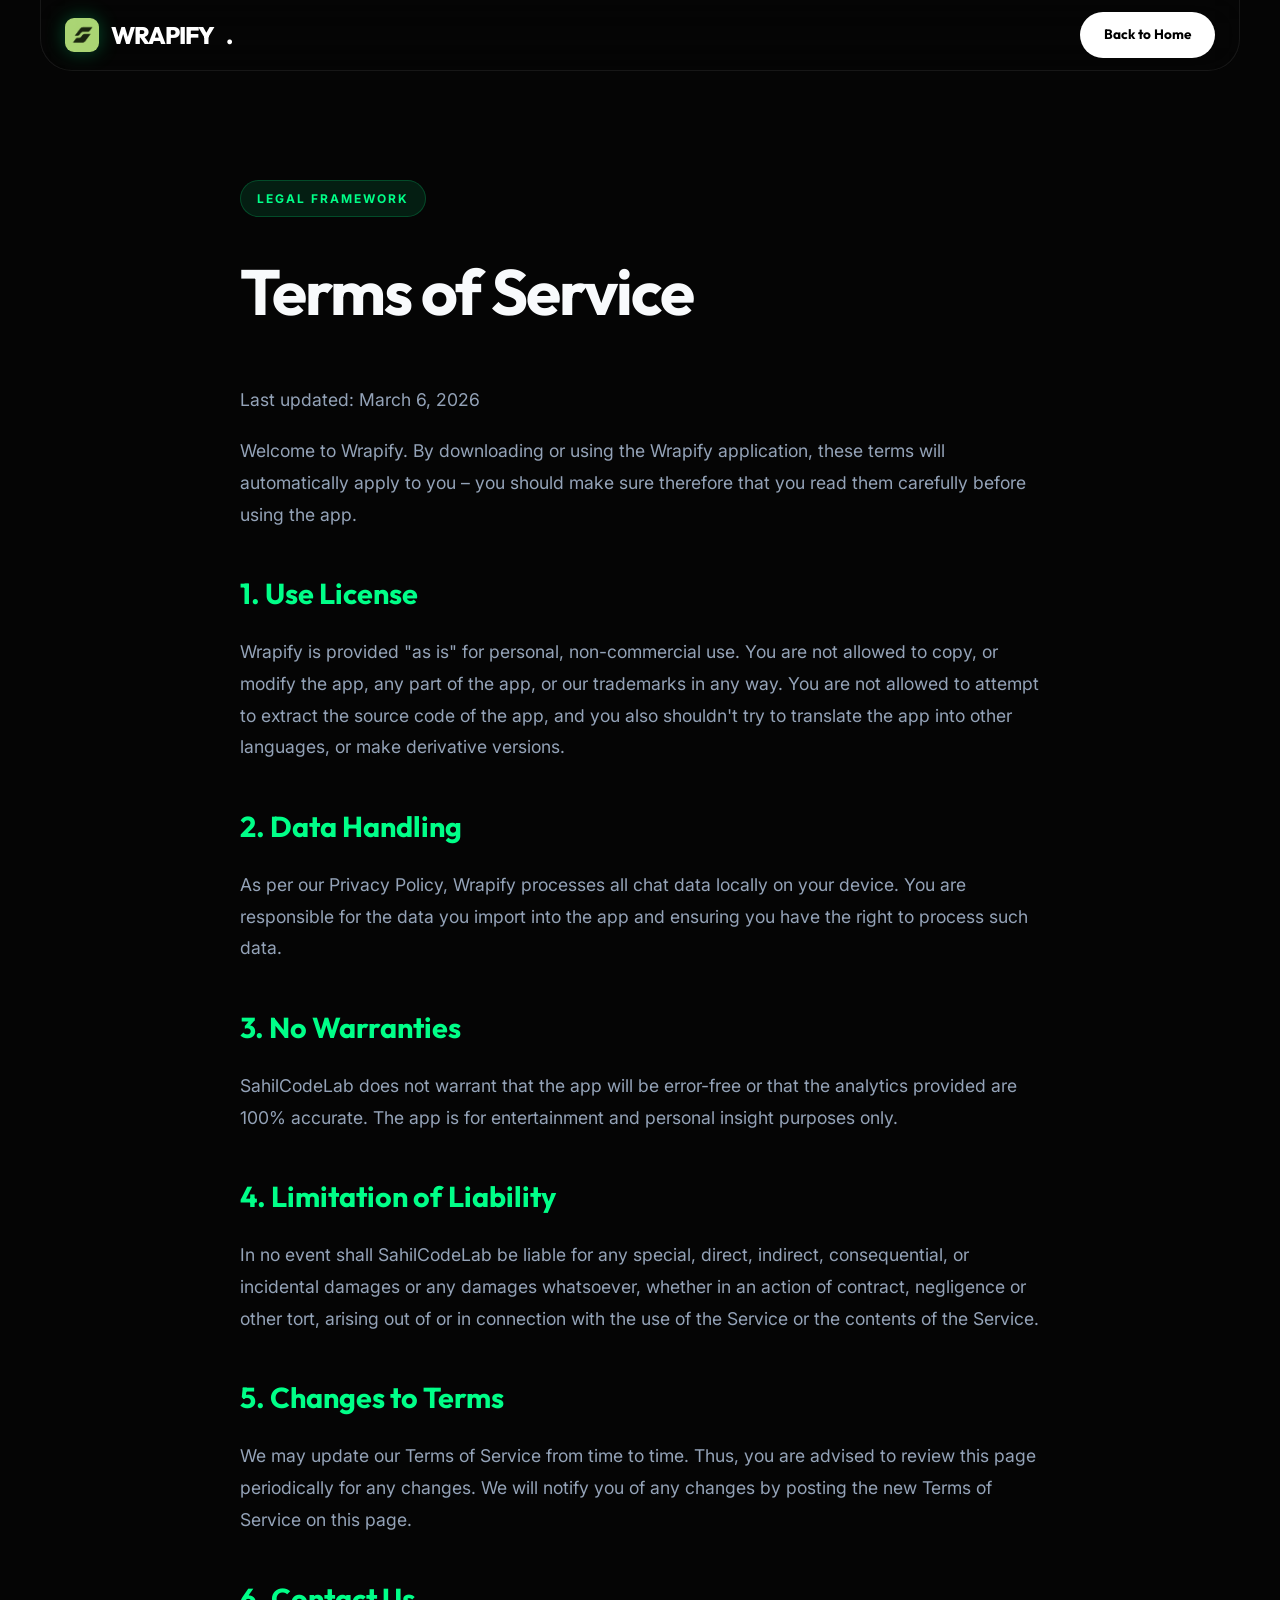
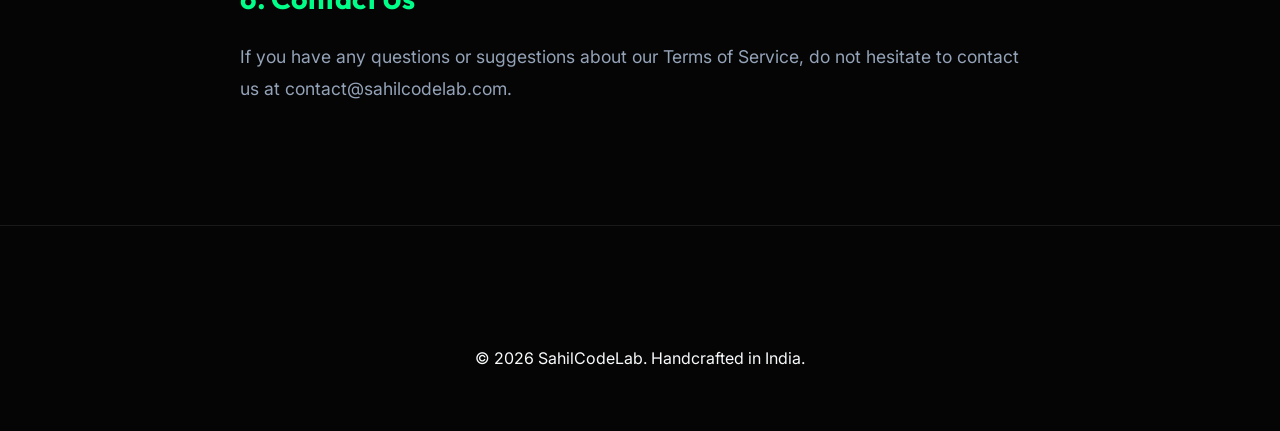
<file: terms.html>
<!DOCTYPE html>
<html lang="en">

<head>
    <meta charset="UTF-8">
    <meta name="viewport" content="width=device-width, initial-scale=1.0, shrink-to-fit=no">
    <title>Terms of Service — Wrapify</title>
    <meta name="author" content="SahilCodeLab">
    <link rel="icon" type="image/jpeg" href="icon.jpg">
    <link rel="stylesheet" href="style.css">
    <link rel="stylesheet" href="https://cdnjs.cloudflare.com/ajax/libs/font-awesome/6.4.0/css/all.min.css">
    <style>
        .legal-content {
            padding: 180px 0 100px;
            max-width: 800px;
            margin: 0 auto;
        }

        .legal-content h1 {
            font-family: var(--font-heading);
            font-size: 4rem;
            margin-bottom: 40px;
            letter-spacing: -2px;
        }

        .legal-content h2 {
            font-family: var(--font-heading);
            font-size: 1.8rem;
            margin: 40px 0 20px;
            color: var(--primary);
        }

        .legal-content p,
        .legal-content li {
            color: #94a3b8;
            font-size: 1.1rem;
            margin-bottom: 20px;
            line-height: 1.8;
        }

        .legal-content ul {
            margin-left: 20px;
            margin-bottom: 30px;
        }
    </style>
</head>

<body>
    <header id="header" class="scrolled">
        <div class="nav-container">
            <a href="index.html" class="logo">
                <img src="icon.jpg" alt="Wrapify Icon">
                WRAPIFY<span>.</span>
            </a>
            <a href="index.html" class="btn-download">Back to Home</a>
        </div>
    </header>

    <main class="container">
        <div class="legal-content">
            <span class="hero-tag">Legal Framework</span>
            <h1>Terms of Service</h1>
            <p>Last updated: March 6, 2026</p>

            <p>Welcome to Wrapify. By downloading or using the Wrapify application, these terms will automatically apply
                to you – you should make sure therefore that you read them carefully before using the app.</p>

            <h2>1. Use License</h2>
            <p>Wrapify is provided "as is" for personal, non-commercial use. You are not allowed to copy, or modify the
                app, any part of the app, or our trademarks in any way. You are not allowed to attempt to extract the
                source code of the app, and you also shouldn't try to translate the app into other languages, or make
                derivative versions.</p>

            <h2>2. Data Handling</h2>
            <p>As per our Privacy Policy, Wrapify processes all chat data locally on your device. You are responsible
                for the data you import into the app and ensuring you have the right to process such data.</p>

            <h2>3. No Warranties</h2>
            <p>SahilCodeLab does not warrant that the app will be error-free or that the analytics provided are 100%
                accurate. The app is for entertainment and personal insight purposes only.</p>

            <h2>4. Limitation of Liability</h2>
            <p>In no event shall SahilCodeLab be liable for any special, direct, indirect, consequential, or incidental
                damages or any damages whatsoever, whether in an action of contract, negligence or other tort, arising
                out of or in connection with the use of the Service or the contents of the Service.</p>

            <h2>5. Changes to Terms</h2>
            <p>We may update our Terms of Service from time to time. Thus, you are advised to review this page
                periodically for any changes. We will notify you of any changes by posting the new Terms of Service on
                this page.</p>

            <h2>6. Contact Us</h2>
            <p>If you have any questions or suggestions about our Terms of Service, do not hesitate to contact us at
                contact@sahilcodelab.com.</p>
        </div>
    </main>

    <footer>
        <div class="container" style="text-align: center;">
            <p>&copy; 2026 SahilCodeLab. Handcrafted in India.</p>
        </div>
    </footer>
</body>

</html>
</file>
<file: style.css>
@import url('https://fonts.googleapis.com/css2?family=Inter:wght@300;400;500;600&family=Outfit:wght@400;600;700;800;900&display=swap');

:root {
    /* Color Palette */
    --primary: #00ff88;
    /* WhatsApp Emerald */
    --secondary: #0ea5e9;
    /* SahilCodeLab Royal Blue */
    --accent: #f43f5e;
    --bg-deep: #050505;
    --bg-surface: #0a0a0c;
    --bg-glass: rgba(255, 255, 255, 0.03);
    --border-glass: rgba(255, 255, 255, 0.08);

    /* Typography */
    --font-heading: 'Outfit', sans-serif;
    --font-body: 'Inter', sans-serif;

    /* Effects */
    --shadow-premium: 0 20px 50px rgba(0, 0, 0, 0.5);
    --transition-smooth: all 0.6s cubic-bezier(0.23, 1, 0.32, 1);
    --glass-blur: blur(20px);
}

/* --- Base Styles --- */
* {
    margin: 0;
    padding: 0;
    box-sizing: border-box;
    cursor: default;
}

html {
    scroll-behavior: smooth;
    scrollbar-width: thin;
    scrollbar-color: var(--primary) var(--bg-deep);
    overflow-x: hidden;
    width: 100%;
}

body {
    background-color: var(--bg-deep);
    color: #f8fafc;
    font-family: var(--font-body);
    overflow-x: hidden;
    width: 100%;
    position: relative;
    line-height: 1.6;
    -webkit-font-smoothing: antialiased;
}

img,
video,
iframe,
canvas {
    max-width: 100%;
    height: auto;
}

/* --- Custom Scrollbar --- */
::-webkit-scrollbar {
    width: 6px;
}

::-webkit-scrollbar-track {
    background: var(--bg-deep);
}

::-webkit-scrollbar-thumb {
    background: #1e293b;
    border-radius: 10px;
    transition: 0.3s;
}

::-webkit-scrollbar-thumb:hover {
    background: var(--primary);
}

/* --- Utility Classes --- */
.container {
    max-width: 1300px;
    margin: 0 auto;
    padding: 0 24px;
    width: 100%;
}

.text-gradient {
    background: linear-gradient(135deg, var(--primary), var(--secondary));
    -webkit-background-clip: text;
    -webkit-text-fill-color: transparent;
    background-clip: text;
}

.glass-card {
    background: var(--bg-glass);
    backdrop-filter: var(--glass-blur);
    -webkit-backdrop-filter: var(--glass-blur);
    border: 1px solid var(--border-glass);
    border-radius: 32px;
}

/* --- Header & Nav --- */
header {
    position: fixed;
    top: 20px;
    left: 0;
    width: 100%;
    z-index: 1000;
    transition: var(--transition-smooth);
}

header.scrolled {
    top: 0;
}

.nav-container {
    max-width: 1200px;
    margin: 0 auto;
    padding: 12px 24px;
    display: flex;
    justify-content: space-between;
    align-items: center;
    border-radius: 100px;
    transition: var(--transition-smooth);
}

header.scrolled .nav-container {
    background: rgba(5, 5, 5, 0.8);
    backdrop-filter: blur(20px);
    border: 1px solid var(--border-glass);
    border-top: none;
    border-radius: 0 0 32px 32px;
    padding: 12px 24px;
    /* Matches original padding to prevent shift */
}

.logo {
    display: flex;
    align-items: center;
    gap: 12px;
    text-decoration: none;
    font-family: var(--font-heading);
    font-weight: 800;
    font-size: 1.5rem;
    color: white;
    letter-spacing: -1px;
    flex-shrink: 0;
}

.logo img {
    width: 34px;
    height: 34px;
    border-radius: 9px;
    box-shadow: 0 0 20px rgba(0, 255, 136, 0.3);
}

.nav-links {
    display: flex;
    gap: 32px;
    list-style: none;
}

.nav-links a {
    text-decoration: none;
    color: #94a3b8;
    font-weight: 500;
    font-size: 0.9rem;
    transition: 0.3s;
    letter-spacing: 0.5px;
    position: relative;
}

.nav-links a::after {
    content: '';
    position: absolute;
    bottom: -4px;
    left: 0;
    width: 0;
    height: 2px;
    background: var(--primary);
    transition: 0.3s;
}

.nav-links a:hover {
    color: white;
}

.nav-links a:hover::after {
    width: 100%;
}

.btn-download {
    padding: 12px 24px;
    background: white;
    color: black;
    border-radius: 100px;
    font-family: var(--font-heading);
    font-weight: 700;
    font-size: 0.85rem;
    text-decoration: none;
    transition: background 0.3s, transform 0.3s;
    display: flex;
    align-items: center;
    gap: 8px;
    white-space: nowrap;
    flex-shrink: 0;
}

.btn-download:hover {
    transform: scale(1.05);
    background: var(--primary);
}

/* --- Hero Section --- */
.hero {
    min-height: 100vh;
    display: flex;
    align-items: center;
    padding-top: 120px;
    background: radial-gradient(circle at 70% 30%, rgba(0, 255, 136, 0.05) 0%, transparent 40%),
        radial-gradient(circle at 30% 70%, rgba(14, 165, 233, 0.05) 0%, transparent 40%);
}

.hero-grid {
    display: grid;
    grid-template-columns: 1.1fr 0.9fr;
    gap: 60px;
    align-items: center;
}

.hero-tag {
    display: inline-block;
    padding: 8px 16px;
    background: rgba(0, 255, 136, 0.1);
    color: var(--primary);
    border-radius: 100px;
    font-size: 0.75rem;
    font-weight: 700;
    letter-spacing: 2px;
    text-transform: uppercase;
    margin-bottom: 24px;
    border: 1px solid rgba(0, 255, 136, 0.2);
}

.hero h1 {
    font-family: var(--font-heading);
    font-size: clamp(3rem, 8vw, 6rem);
    font-weight: 800;
    line-height: 0.9;
    margin-bottom: 32px;
    letter-spacing: -3px;
}

.hero p {
    font-size: 1.2rem;
    color: #94a3b8;
    max-width: 540px;
    margin-bottom: 48px;
    font-weight: 300;
}

.hero-btns {
    display: flex;
    gap: 20px;
    flex-wrap: wrap;
}

.btn-premium {
    padding: 18px 40px;
    border-radius: 100px;
    font-family: var(--font-heading);
    font-weight: 700;
    text-decoration: none;
    transition: var(--transition-smooth);
    font-size: 1rem;
    display: inline-flex;
    align-items: center;
    justify-content: center;
    text-align: center;
}

.btn-cta-massive {
    padding: 24px 60px;
    font-size: 1.2rem;
}

.btn-primary {
    background: var(--primary);
    color: black;
    box-shadow: 0 10px 30px rgba(0, 255, 136, 0.2);
}

.btn-primary:hover {
    transform: translateY(-5px);
    box-shadow: 0 20px 40px rgba(0, 255, 136, 0.4);
}

.btn-secondary {
    background: rgba(255, 255, 255, 0.05);
    color: white;
    border: 1px solid var(--border-glass);
    backdrop-filter: blur(10px);
}

.btn-secondary:hover {
    background: rgba(255, 255, 255, 0.1);
    border-color: rgba(255, 255, 255, 0.2);
}

.hero-image {
    position: relative;
    display: flex;
    justify-content: center;
}

.mockup-container {
    position: relative;
    width: 320px;
    height: 650px;
    background: #111;
    border-radius: 50px;
    padding: 12px;
    box-shadow: 0 50px 100px -20px rgba(0, 0, 0, 0.7);
    border: 8px solid #222;
    transform: rotateY(-15deg) rotateX(10deg);
}

.mockup-container img {
    width: 100%;
    height: 100%;
    object-fit: cover;
    border-radius: 35px;
}

/* --- Features Section --- */
.section-header {
    text-align: center;
    margin-bottom: 80px;
}

.section-header h2 {
    font-family: var(--font-heading);
    font-size: 3.5rem;
    font-weight: 800;
    letter-spacing: -2px;
    margin-bottom: 16px;
}

.section-header p {
    color: #94a3b8;
    max-width: 600px;
    margin: 0 auto;
}

.features-grid {
    display: grid;
    grid-template-columns: repeat(3, 1fr);
    gap: 32px;
}

.feature-card {
    padding: 48px;
    transition: var(--transition-smooth);
    text-align: left;
}

.feature-card:hover {
    transform: translateY(-10px);
    border-color: var(--primary);
    background: rgba(0, 255, 136, 0.02);
}

.feature-icon {
    width: 64px;
    height: 64px;
    background: rgba(0, 255, 136, 0.1);
    color: var(--primary);
    border-radius: 20px;
    display: flex;
    align-items: center;
    justify-content: center;
    font-size: 1.5rem;
    margin-bottom: 24px;
}

.feature-card h3 {
    font-family: var(--font-heading);
    font-size: 1.5rem;
    margin-bottom: 16px;
}

.massive-heading {
    font-family: var(--font-heading);
    font-size: 4rem;
    letter-spacing: -2px;
    margin-bottom: 24px;
    line-height: 1.1;
}

/* --- Gallery & Showcase --- */
.showcase {
    background: var(--bg-surface);
}

.gallery-grid {
    display: grid;
    grid-template-columns: repeat(5, 1fr);
    gap: 20px;
}

.gallery-item {
    border-radius: 24px;
    overflow: hidden;
    position: relative;
    border: 1px solid var(--border-glass);
    transition: var(--transition-smooth);
    aspect-ratio: 9/19;
}

.gallery-item img {
    width: 100%;
    height: 100%;
    object-fit: cover;
    transition: 0.8s;
}

.gallery-item:hover {
    transform: scale(1.05) translateY(-10px);
    z-index: 10;
    border-color: var(--primary);
    box-shadow: var(--shadow-premium);
}

.gallery-item:hover img {
    transform: scale(1.1);
}

/* --- Privacy Highlight --- */
.privacy-strip {
    padding: 100px 0;
}

.privacy-content {
    display: flex;
    align-items: center;
    gap: 80px;
    padding: 60px;
}

.privacy-text {
    flex: 1;
}

.privacy-text h2 {
    font-family: var(--font-heading);
    font-size: 3rem;
    margin-bottom: 24px;
    letter-spacing: -1px;
}

.privacy-badges {
    display: flex;
    gap: 16px;
    margin-top: 32px;
    flex-wrap: wrap;
}

.badge {
    padding: 10px 20px;
    background: rgba(255, 255, 255, 0.05);
    border-radius: 12px;
    font-size: 0.85rem;
    display: flex;
    align-items: center;
    gap: 10px;
}

.badge i {
    color: var(--primary);
}

/* --- Footer --- */
footer {
    padding: 120px 0 60px;
    border-top: 1px solid var(--border-glass);
}

.footer-grid {
    display: grid;
    grid-template-columns: 2fr 1fr 1fr 1fr;
    gap: 60px;
    margin-bottom: 80px;
}

.footer-brand p {
    color: #94a3b8;
    margin: 20px 0 32px;
    max-width: 320px;
}

.social-links {
    display: flex;
    gap: 16px;
}

.social-btn {
    width: 44px;
    height: 44px;
    background: var(--bg-glass);
    border: 1px solid var(--border-glass);
    border-radius: 12px;
    display: flex;
    align-items: center;
    justify-content: center;
    color: #94a3b8;
    text-decoration: none;
    transition: 0.3s;
}

.social-btn:hover {
    color: white;
    background: var(--primary);
    border-color: var(--primary);
    transform: translateY(-5px);
}

.footer-column h4 {
    font-family: var(--font-heading);
    margin-bottom: 24px;
    font-size: 1.1rem;
}

.footer-column ul {
    list-style: none;
}

.footer-column li {
    margin-bottom: 12px;
}

.footer-column a {
    text-decoration: none;
    color: #94a3b8;
    transition: 0.3s;
}

.footer-column a:hover {
    color: var(--primary);
}

.footer-bottom {
    padding-top: 40px;
    border-top: 1px solid var(--border-glass);
    display: flex;
    justify-content: space-between;
    align-items: center;
    color: #64748b;
    font-size: 0.9rem;
}

/* --- Responsive Styles --- */
@media (max-width: 1024px) {
    .hero-grid {
        grid-template-columns: 1fr;
        text-align: center;
    }

    .hero h1 {
        font-size: 4rem;
    }

    .hero p {
        margin-left: auto;
        margin-right: auto;
    }

    .hero-btns {
        justify-content: center;
    }

    .features-grid {
        grid-template-columns: repeat(2, 1fr);
    }

    .gallery-grid {
        grid-template-columns: repeat(3, 1fr);
    }

    .privacy-content {
        flex-direction: column;
        text-align: center;
    }
}

@media (max-width: 768px) {
    .nav-links {
        display: none;
    }

    .hero h1 {
        font-size: 2.5rem;
        word-wrap: break-word;
        hyphens: auto;
    }

    .features-grid {
        grid-template-columns: 1fr;
    }

    .gallery-grid {
        grid-template-columns: repeat(2, 1fr);
    }

    .container {
        padding: 0 16px;
    }

    .nav-container {
        padding: 10px 16px;
    }

    header.scrolled .nav-container {
        padding: 10px 16px;
    }

    .footer-grid {
        grid-template-columns: 1fr;
        gap: 40px;
    }

    .footer-bottom {
        flex-direction: column;
        gap: 20px;
        text-align: center;
    }

    .massive-heading {
        font-size: 2.2rem;
        letter-spacing: -1px;
        word-wrap: break-word;
    }

    .btn-premium {
        width: 100%;
        padding: 16px 20px;
        font-size: 0.95rem;
    }

    .btn-download {
        padding: 10px 18px;
        font-size: 0.8rem;
    }

    .logo {
        font-size: 1.25rem;
    }

    .logo img {
        width: 30px;
        height: 30px;
    }

    .privacy-content {
        padding: 30px 20px;
        gap: 40px;
    }

    .privacy-badges {
        justify-content: center;
    }

    .hero-grid {
        grid-template-columns: 1fr;
        gap: 40px;
        text-align: center;
    }

    .hero-content {
        display: flex;
        flex-direction: column;
        align-items: center;
    }

    .hero p {
        margin-left: auto;
        margin-right: auto;
    }

    .mockup-container {
        width: 100%;
        max-width: 280px;
        height: auto;
        aspect-ratio: 9/19;
        margin: 0 auto;
    }

    .hero-btns {
        flex-direction: column;
        width: 100%;
        gap: 16px;
    }

    .badge {
        width: 100%;
        justify-content: center;
    }
}

/* --- Animations --- */
[data-aos] {
    transition-property: transform, opacity;
}

@keyframes float {

    0%,
    100% {
        transform: translateY(0) rotateY(-15deg) rotateX(10deg);
    }

    50% {
        transform: translateY(-20px) rotateY(-10deg) rotateX(5deg);
    }
}

.mockup-container {
    animation: float 6s ease-in-out infinite;
}
</file>
